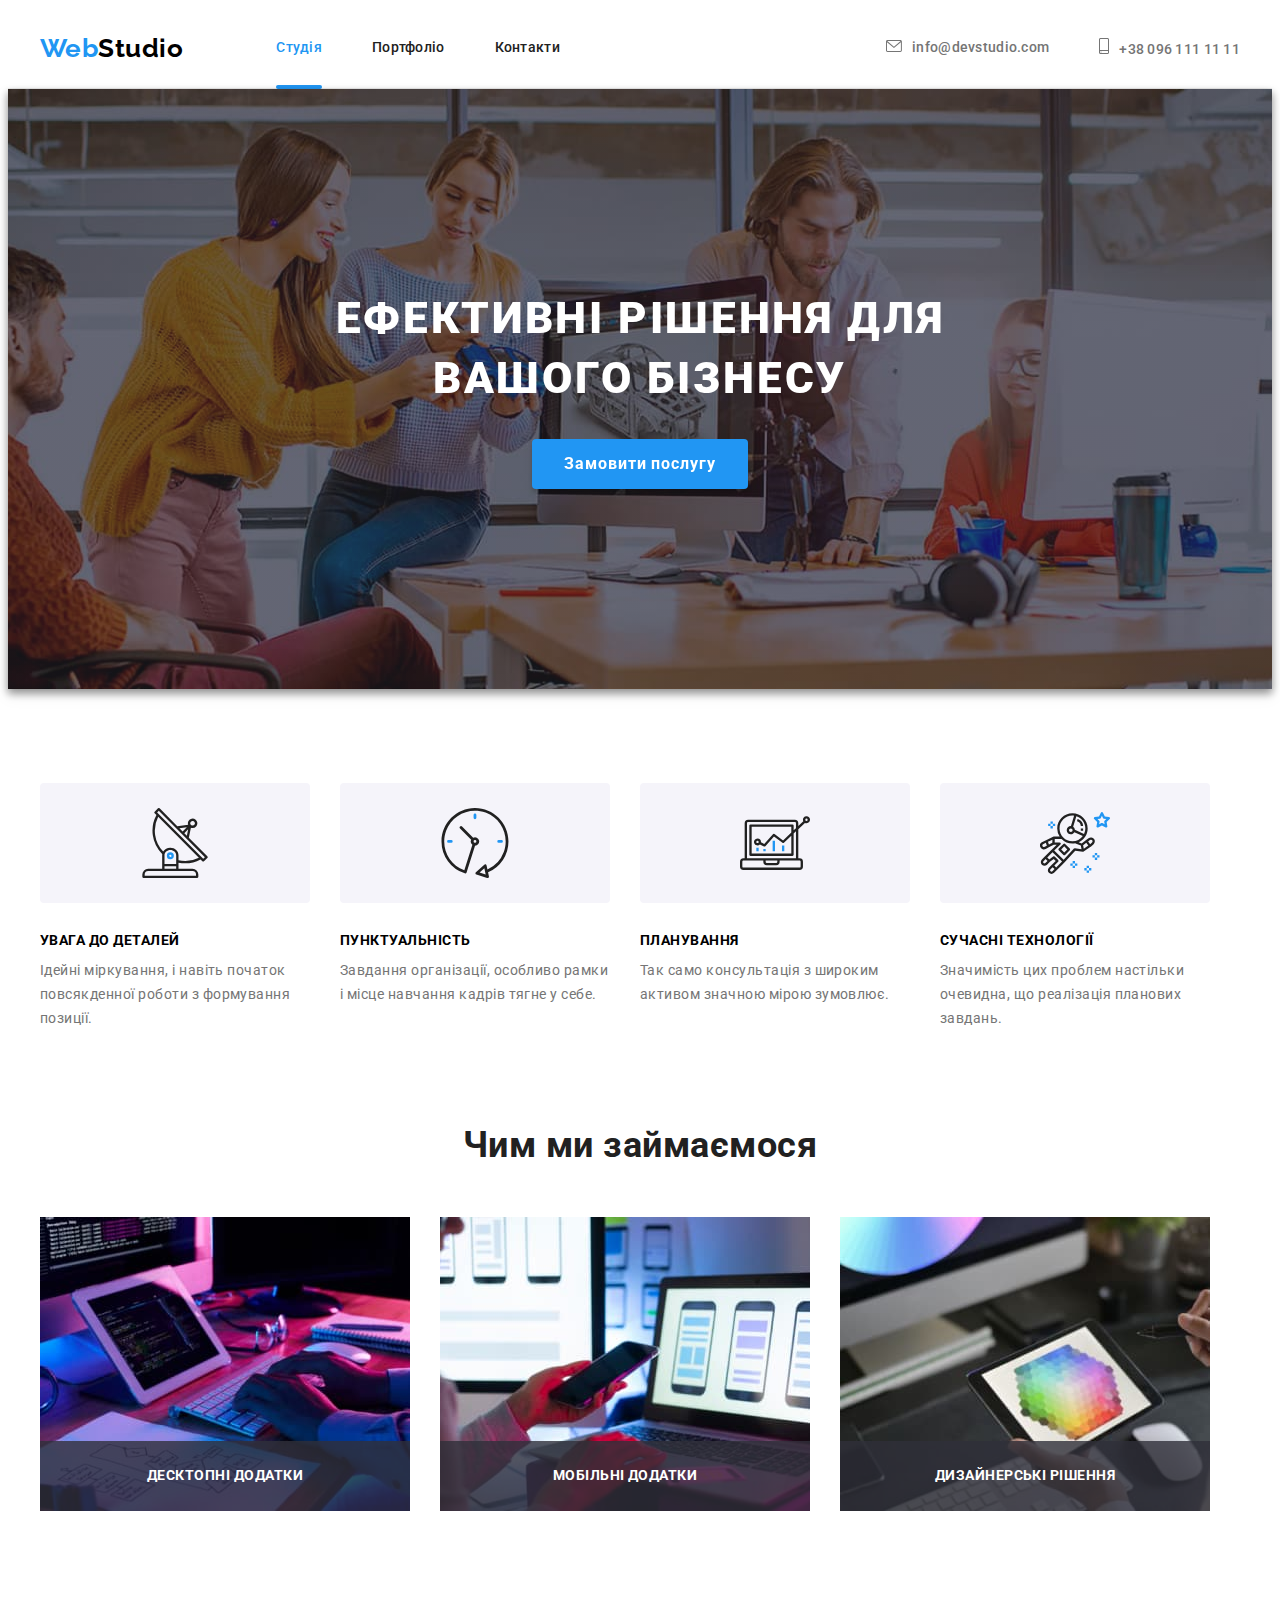
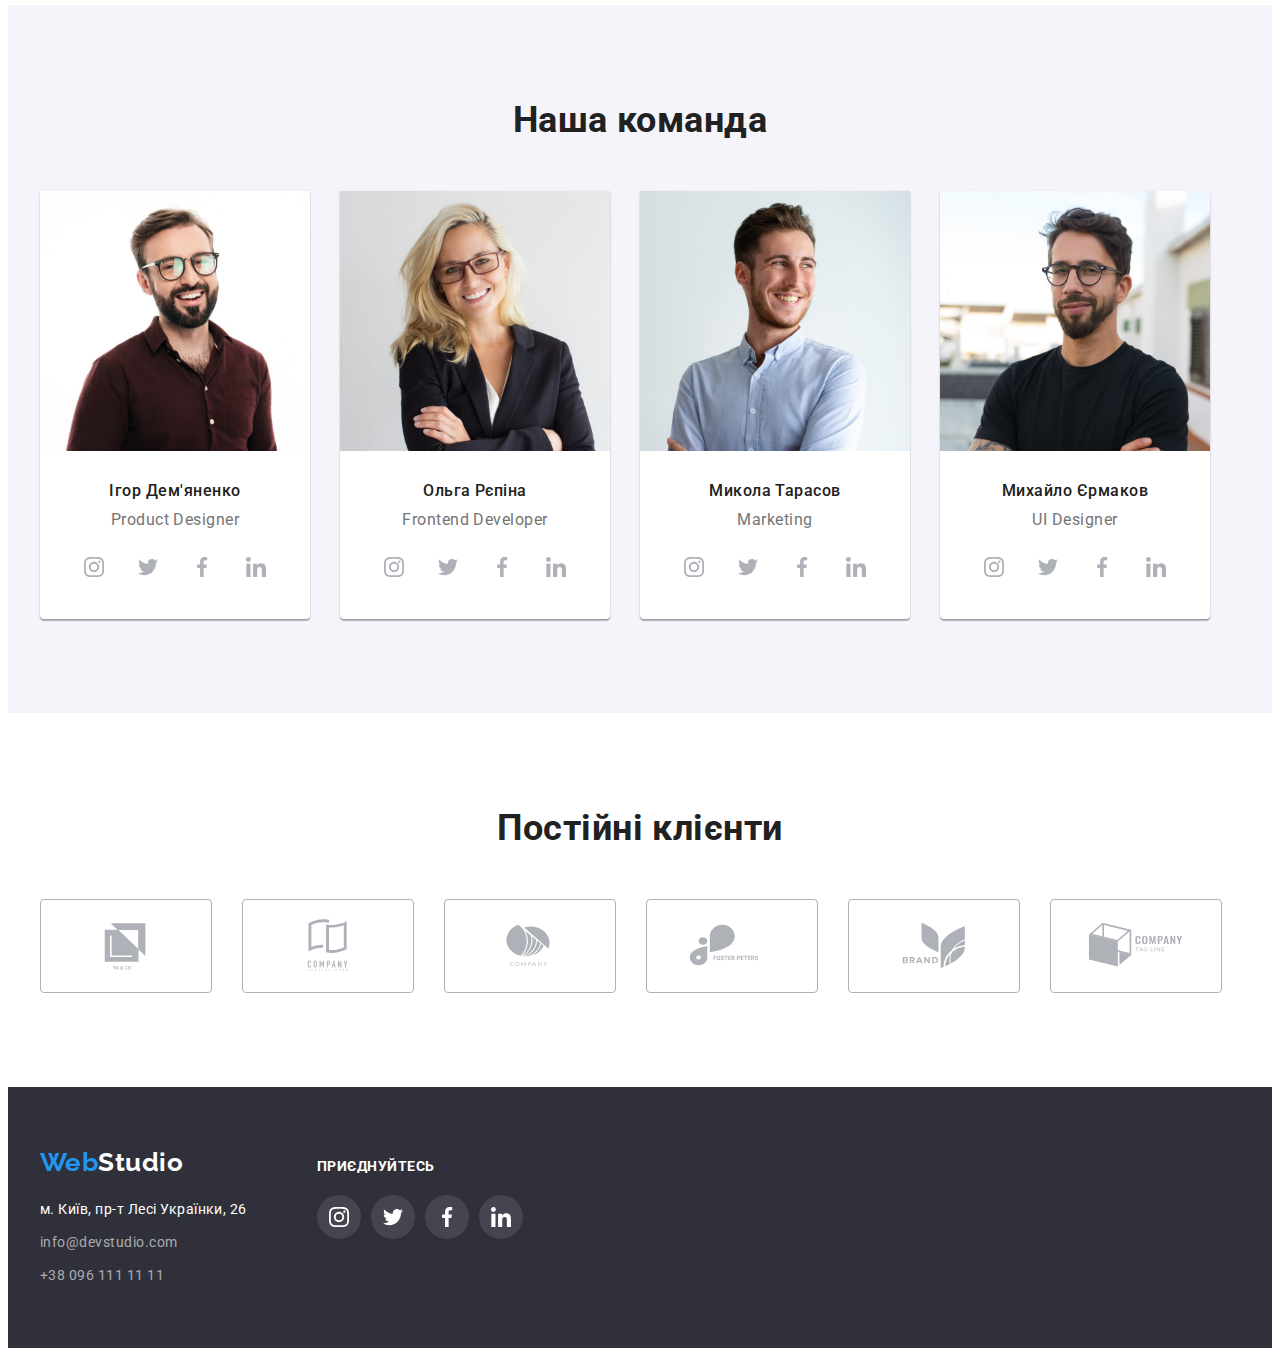
<file: index.html>
<!DOCTYPE html>
<html lang="uk">
  <head>
    <meta charset="UTF-8" />
    <meta http-equiv="X-UA-Compatible" content="IE=edge" />
    <meta name="viewport" content="width=device-width, initial-scale=1.0" />
    <title>Document</title>
    <link rel="preconnect" href="https://fonts.googleapis.com" />
    <link rel="preconnect" href="https://fonts.gstatic.com" crossorigin />
    <link
      href="https://fonts.googleapis.com/css2?family=Raleway:wght@700&family=Roboto:wght@400;500;700;900&display=swap"
      rel="stylesheet"
    />
    <link
      rel="stylesheet"
      href="https://cdnjs.cloudflare.com/ajax/libs/modern-normalize/1.1.0/modern-normalize.min.css"
      integrity="sha512-wpPYUAdjBVSE4KJnH1VR1HeZfpl1ub8YT/NKx4PuQ5NmX2tKuGu6U/JRp5y+Y8XG2tV+wKQpNHVUX03MfMFn9Q=="
      crossorigin="anonymous"
      referrerpolicy="no-referrer"
    />
    <link rel="stylesheet" href="./css/styles.css" />
  </head>
  <body>
    <!--Шапка сайту-->

    <header class="header">
      <div class="main-nav container">
        <nav class="nav">
          <a href="./index.html" class="logo link">
            Web<span class="logo-header">Studio</span>
          </a>

          <ul class="site-nav list">
            <li class="item">
              <a href="./index.html" class="link current">Студія</a>
            </li>
            <li class="item">
              <a href="./portfolio.html" class="link">Портфоліо</a>
            </li>
            <li class="item"><a href="" class="link">Контакти</a></li>
          </ul>
        </nav>
        <ul class="contacts list">
          <li class="header-mail item">
            <a href="mailto:info@devstudio.com" class="link"
              ><svg class="mail-icon" width="16" height="12">
                <use href="./images/icons.svg#icon-envelope"></use></svg
              >info@devstudio.com</a
            >
          </li>
          <li class="header-tel item">
            <a href="tel:+380961111111" class="link"
              ><svg class="phone-icon" width="10" height="16">
                <use href="./images/icons.svg#icon-smartphone"></use></svg
              >+38 096 111 11 11</a
            >
          </li>
        </ul>
      </div>
    </header>

    <main>
      <!--Герой-->
      <div>
        <section class="hero">
          <h1 class="hero-title">Ефективні рішення для вашого бізнесу</h1>
          <button type="button" class="hero-btn btn" data-modal-open>
            Замовити послугу
          </button>
        </section>
      </div>

      <!--Особливості-->

      <section class="section features">
        <div class="container">
          <h2 class="section-title visually-hidden">Особливості</h2>
          <ul class="features-list list">
            <li class="features-item">
              <div class="features-pic">
                <svg class="features-icon" width="70" height="70">
                  <use href="./images/icons.svg#icon-antenna"></use>
                </svg>
              </div>
              <h3 class="features-title">Увага до деталей</h3>
              <p class="features-desc">
                Ідейні міркування, і навіть початок повсякденної роботи з
                формування позиції.
              </p>
            </li>
            <li class="features-item">
              <div class="features-pic">
                <svg class="features-icon" width="70" height="70">
                  <use href="./images/icons.svg#icon-clock"></use>
                </svg>
              </div>
              <h3 class="features-title">Пунктуальність</h3>
              <p class="features-desc">
                Завдання організації, особливо рамки і місце навчання кадрів
                тягне у себе.
              </p>
            </li>
            <li class="features-item">
              <div class="features-pic">
                <svg class="features-icon" width="70" height="70">
                  <use href="./images/icons.svg#icon-diagram"></use>
                </svg>
              </div>
              <h3 class="features-title">Планування</h3>
              <p class="features-desc">
                Так само консультація з широким активом значною мірою зумовлює.
              </p>
            </li>
            <li class="features-item">
              <div class="features-pic">
                <svg class="features-icon" width="70" height="70">
                  <use href="./images/icons.svg#icon-astronaut"></use>
                </svg>
              </div>
              <h3 class="features-title">Сучасні технології</h3>
              <p class="features-desc">
                Значимість цих проблем настільки очевидна, що реалізація
                планових завдань.
              </p>
            </li>
          </ul>
        </div>
      </section>

      <!--Чим ми займаємось-->

      <section class="work section">
        <div class="container">
          <h2 class="section-title">Чим ми займаємося</h2>
          <ul class="work-list list">
            <li class="work-item">
              <a href="" class="work-link"
                ><div class="work-thumb">
                  <img
                    src="./images/box1.jpg"
                    alt="ПК"
                    width="370"
                    height="294"
                    class="work-img"
                  />
                  <div class="work-back">
                    <p class="work-title">Десктопні додатки</p>
                  </div>
                </div>
              </a>
            </li>
            <li class="work-item">
              <a href="" class="work-link"
                ><div class="work-thumb">
                  <img
                    src="./images/box2.jpg"
                    alt="Смартфон і ПК"
                    width="370"
                    height="294"
                    class="work-img"
                  />
                  <div class="work-back">
                    <p class="work-title">Мобільні додатки</p>
                  </div>
                </div>
              </a>
            </li>
            <li class="work-item">
              <a href="" class="work-link"
                ><div class="work-thumb">
                  <img
                    src="./images/box3.jpg"
                    alt="Палітра кольорів на планшеті"
                    width="370"
                    height="294"
                    class="work-img"
                  />
                  <div class="work-back">
                    <p class="work-title">Дизайнерські рішення</p>
                  </div>
                </div>
              </a>
            </li>
          </ul>
        </div>
      </section>

      <!--Наша команда-->

      <section class="section team">
        <div class="container">
          <h2 class="section-title">Наша команда</h2>
          <ul class="team-list list">
            <li class="team-card">
              <img
                src="./images/teamcard1.jpg"
                alt="Портрет Ігора Дем'яненка"
                width="270"
                height="260"
                class="team-img"
              />
              <div class="team-card-desc">
                <h3 class="team-title">Ігор Дем'яненко</h3>
                <p lang="en" class="team-profession">Product Designer</p>
                <ul class="list socials">
                  <li class="socials-item">
                    <a
                      class="socials-link"
                      href="https://instagram.com"
                      aria-label="Instagram icon"
                      target="_blank"
                      rel="noopener norefferer"
                    >
                      <svg class="socials-icon" width="20" height="20">
                        <use
                          href="./images/icons.svg#icon-instagram"
                        ></use></svg
                    ></a>
                  </li>
                  <li class="socials-item">
                    <a
                      class="socials-link"
                      href="https://twitter.com"
                      aria-label="Twitter icon"
                      target="_blank"
                      rel="noopener norefferer"
                      ><svg class="socials-icon" width="20" height="20">
                        <use href="./images/icons.svg#icon-twitter"></use></svg
                    ></a>
                  </li>
                  <li class="socials-item">
                    <a
                      class="socials-link"
                      href="https://facebook.com"
                      aria-label="Facebook icon"
                      target="_blank"
                      rel="noopener norefferer"
                      ><svg class="socials-icon" width="20" height="20">
                        <use href="./images/icons.svg#icon-facebook"></use></svg
                    ></a>
                  </li>
                  <li class="socials-item">
                    <a
                      class="socials-link"
                      href="https://linkedin.com"
                      aria-label="Linkedin icon"
                      target="_blank"
                      rel="noopener norefferer"
                      ><svg class="socials-icon" width="20" height="20">
                        <use href="./images/icons.svg#icon-linkedin"></use></svg
                    ></a>
                  </li>
                </ul>
              </div>
            </li>
            <li class="team-card">
              <img
                src="./images/teamcard2.jpg"
                alt="Портрет Ольги Рєпіної"
                width="270"
                height="260"
                class="team-img"
              />
              <div class="team-card-desc">
                <h3 class="team-title">Ольга Рєпіна</h3>
                <p lang="en" class="team-profession">Frontend Developer</p>
                <ul class="list socials">
                  <li class="socials-item">
                    <a
                      class="socials-link"
                      href="https://instagram.com"
                      aria-label="Instagram icon"
                      target="_blank"
                      rel="noopener norefferer"
                    >
                      <svg class="socials-icon" width="20" height="20">
                        <use
                          href="./images/icons.svg#icon-instagram"
                        ></use></svg
                    ></a>
                  </li>
                  <li class="socials-item">
                    <a
                      class="socials-link"
                      href="https://twitter.com"
                      aria-label="Twitter icon"
                      target="_blank"
                      rel="noopener norefferer"
                      ><svg class="socials-icon" width="20" height="20">
                        <use href="./images/icons.svg#icon-twitter"></use></svg
                    ></a>
                  </li>
                  <li class="socials-item">
                    <a
                      class="socials-link"
                      href="https://facebook.com"
                      aria-label="Facebook icon"
                      target="_blank"
                      rel="noopener norefferer"
                      ><svg class="socials-icon" width="20" height="20">
                        <use href="./images/icons.svg#icon-facebook"></use></svg
                    ></a>
                  </li>
                  <li class="socials-item">
                    <a
                      class="socials-link"
                      href="https://linkedin.com"
                      aria-label="Linkedin icon"
                      target="_blank"
                      rel="noopener norefferer"
                      ><svg class="socials-icon" width="20" height="20">
                        <use href="./images/icons.svg#icon-linkedin"></use></svg
                    ></a>
                  </li>
                </ul>
              </div>
            </li>
            <li class="team-card">
              <img
                src="./images/teamcard3.jpg"
                alt="Портрет Миколи Тарасова"
                width="270"
                height="260"
                class="team-img"
              />
              <div class="team-card-desc">
                <h3 class="team-title">Микола Тарасов</h3>
                <p lang="en" class="team-profession">Marketing</p>
                <ul class="list socials">
                  <li class="socials-item">
                    <a
                      class="socials-link"
                      href="https://instagram.com"
                      aria-label="Instagram icon"
                      target="_blank"
                      rel="noopener norefferer"
                    >
                      <svg class="socials-icon" width="20" height="20">
                        <use
                          href="./images/icons.svg#icon-instagram"
                        ></use></svg
                    ></a>
                  </li>
                  <li class="socials-item">
                    <a
                      class="socials-link"
                      href="https://twitter.com"
                      aria-label="Twitter icon"
                      target="_blank"
                      rel="noopener norefferer"
                      ><svg class="socials-icon" width="20" height="20">
                        <use href="./images/icons.svg#icon-twitter"></use></svg
                    ></a>
                  </li>
                  <li class="socials-item">
                    <a
                      class="socials-link"
                      href="https://facebook.com"
                      aria-label="Facebook icon"
                      target="_blank"
                      rel="noopener norefferer"
                      ><svg class="socials-icon" width="20" height="20">
                        <use href="./images/icons.svg#icon-facebook"></use></svg
                    ></a>
                  </li>
                  <li class="socials-item">
                    <a
                      class="socials-link"
                      href="https://linkedin.com"
                      aria-label="Linkedin icon"
                      target="_blank"
                      rel="noopener norefferer"
                      ><svg class="socials-icon" width="20" height="20">
                        <use href="./images/icons.svg#icon-linkedin"></use></svg
                    ></a>
                  </li>
                </ul>
              </div>
            </li>
            <li class="team-card">
              <img
                src="./images/teamcard4.jpg"
                alt="Портрет Михайла Єрмакова"
                width="270"
                height="260"
                class="team-img"
              />
              <div class="team-card-desc">
                <h3 class="team-title">Михайло Єрмаков</h3>
                <p lang="en" class="team-profession">UI Designer</p>
                <ul class="list socials">
                  <li class="socials-item">
                    <a
                      class="socials-link"
                      href="https://instagram.com"
                      aria-label="Instagram icon"
                      target="_blank"
                      rel="noopener norefferer"
                    >
                      <svg class="socials-icon" width="20" height="20">
                        <use
                          href="./images/icons.svg#icon-instagram"
                        ></use></svg
                    ></a>
                  </li>
                  <li class="socials-item">
                    <a
                      class="socials-link"
                      href="https://twitter.com"
                      aria-label="Twitter icon"
                      target="_blank"
                      rel="noopener norefferer"
                      ><svg class="socials-icon" width="20" height="20">
                        <use href="./images/icons.svg#icon-twitter"></use></svg
                    ></a>
                  </li>
                  <li class="socials-item">
                    <a
                      class="socials-link"
                      href="https://facebook.com"
                      aria-label="Facebook icon"
                      target="_blank"
                      rel="noopener norefferer"
                      ><svg class="socials-icon" width="20" height="20">
                        <use href="./images/icons.svg#icon-facebook"></use></svg
                    ></a>
                  </li>
                  <li class="socials-item">
                    <a
                      class="socials-link"
                      href="https://linkedin.com"
                      aria-label="Linkedin icon"
                      target="_blank"
                      rel="noopener norefferer"
                      ><svg class="socials-icon" width="20" height="20">
                        <use href="./images/icons.svg#icon-linkedin"></use></svg
                    ></a>
                  </li>
                </ul>
              </div>
            </li>
          </ul>
        </div>
      </section>
    </main>

    <!--Постійні клієнти-->

    <section class="section clients">
      <div class="container">
        <h2 class="section-title">Постійні клієнти</h2>
        <ul class="clients-list list">
          <li class="client-item">
            <a class="client-link link" href=""
              ><svg class="client-icon" width="106" height="60">
                <use href="./images/icons.svg#icon-client1"></use></svg
            ></a>
          </li>
          <li class="client-item">
            <a class="client-link link" href=""
              ><svg class="client-icon" width="106" height="60">
                <use href="./images/icons.svg#icon-client2"></use></svg
            ></a>
          </li>
          <li class="client-item">
            <a class="client-link link" href=""
              ><svg class="client-icon" width="106" height="60">
                <use href="./images/icons.svg#icon-client3"></use></svg
            ></a>
          </li>
          <li class="client-item">
            <a class="client-link link" href=""
              ><svg class="client-icon" width="106" height="60">
                <use href="./images/icons.svg#icon-client4"></use></svg
            ></a>
          </li>
          <li class="client-item">
            <a class="client-link link" href=""
              ><svg class="client-icon" width="106" height="60">
                <use href="./images/icons.svg#icon-client5"></use></svg
            ></a>
          </li>
          <li class="client-item">
            <a class="client-link link" href=""
              ><svg class="client-icon" width="106" height="60">
                <use href="./images/icons.svg#icon-client6"></use></svg
            ></a>
          </li>
        </ul>
      </div>
    </section>

    <!--Підвал-->

    <footer class="footer">
      <div class="container footer-container">
        <div class="content1">
          <a href="./index.html" class="logo link"
            >Web<span class="logo-footer">Studio</span>
          </a>
          <address class="footer-address">
            <ul class="list">
              <li class="footer-item">
                <a
                  href="https://goo.gl/maps/9gDY7bxWmbWzGsTu6"
                  class="footer-post link"
                  >м. Київ, пр-т Лесі Українки, 26</a
                ><br />
              </li>

              <li class="footer-item">
                <a href="mailto:info@devstudio.com" class="footer-contact link"
                  >info@devstudio.com</a
                ><br />
              </li>

              <li class="footer-item">
                <a href="tel:+380961111111" class="footer-contact link"
                  >+38 096 111 11 11</a
                >
              </li>
            </ul>
          </address>
        </div>
        <div class="content2">
          <p class="text">Приєднуйтесь</p>
          <ul class="list socials">
            <li class="socials-item">
              <a
                class="socials-link"
                href="https://instagram.com"
                aria-label="Instagram icon"
                target="_blank"
                rel="noopener norefferer"
              >
                <svg class="socials-icon" width="20" height="20">
                  <use href="./images/icons.svg#icon-instagram"></use></svg
              ></a>
            </li>
            <li class="socials-item">
              <a
                class="socials-link"
                href="https://twitter.com"
                aria-label="Twitter icon"
                target="_blank"
                rel="noopener norefferer"
                ><svg class="socials-icon" width="20" height="20">
                  <use href="./images/icons.svg#icon-twitter"></use></svg
              ></a>
            </li>
            <li class="socials-item">
              <a
                class="socials-link"
                href="https://facebook.com"
                aria-label="Facebook icon"
                target="_blank"
                rel="noopener norefferer"
                ><svg class="socials-icon" width="20" height="20">
                  <use href="./images/icons.svg#icon-facebook"></use></svg
              ></a>
            </li>
            <li class="socials-item">
              <a
                class="socials-link"
                href="https://linkedin.com"
                aria-label="Linkedin icon"
                target="_blank"
                rel="noopener norefferer"
                ><svg class="socials-icon" width="20" height="20">
                  <use href="./images/icons.svg#icon-linkedin"></use></svg
              ></a>
            </li>
          </ul>
        </div>
      </div>
    </footer>
    <div class="backdrop is-hidden" data-modal>
      <div class="modal">
        <button class="close-button" data-modal-close>
          <svg class="close-icon" width="18" height="18">
            <use href="./images/icons.svg#icon-close"></use>
          </svg>
        </button>
      </div>
    </div>
    <script src="./js/modal.js"></script>
  </body>
</html>
</file>
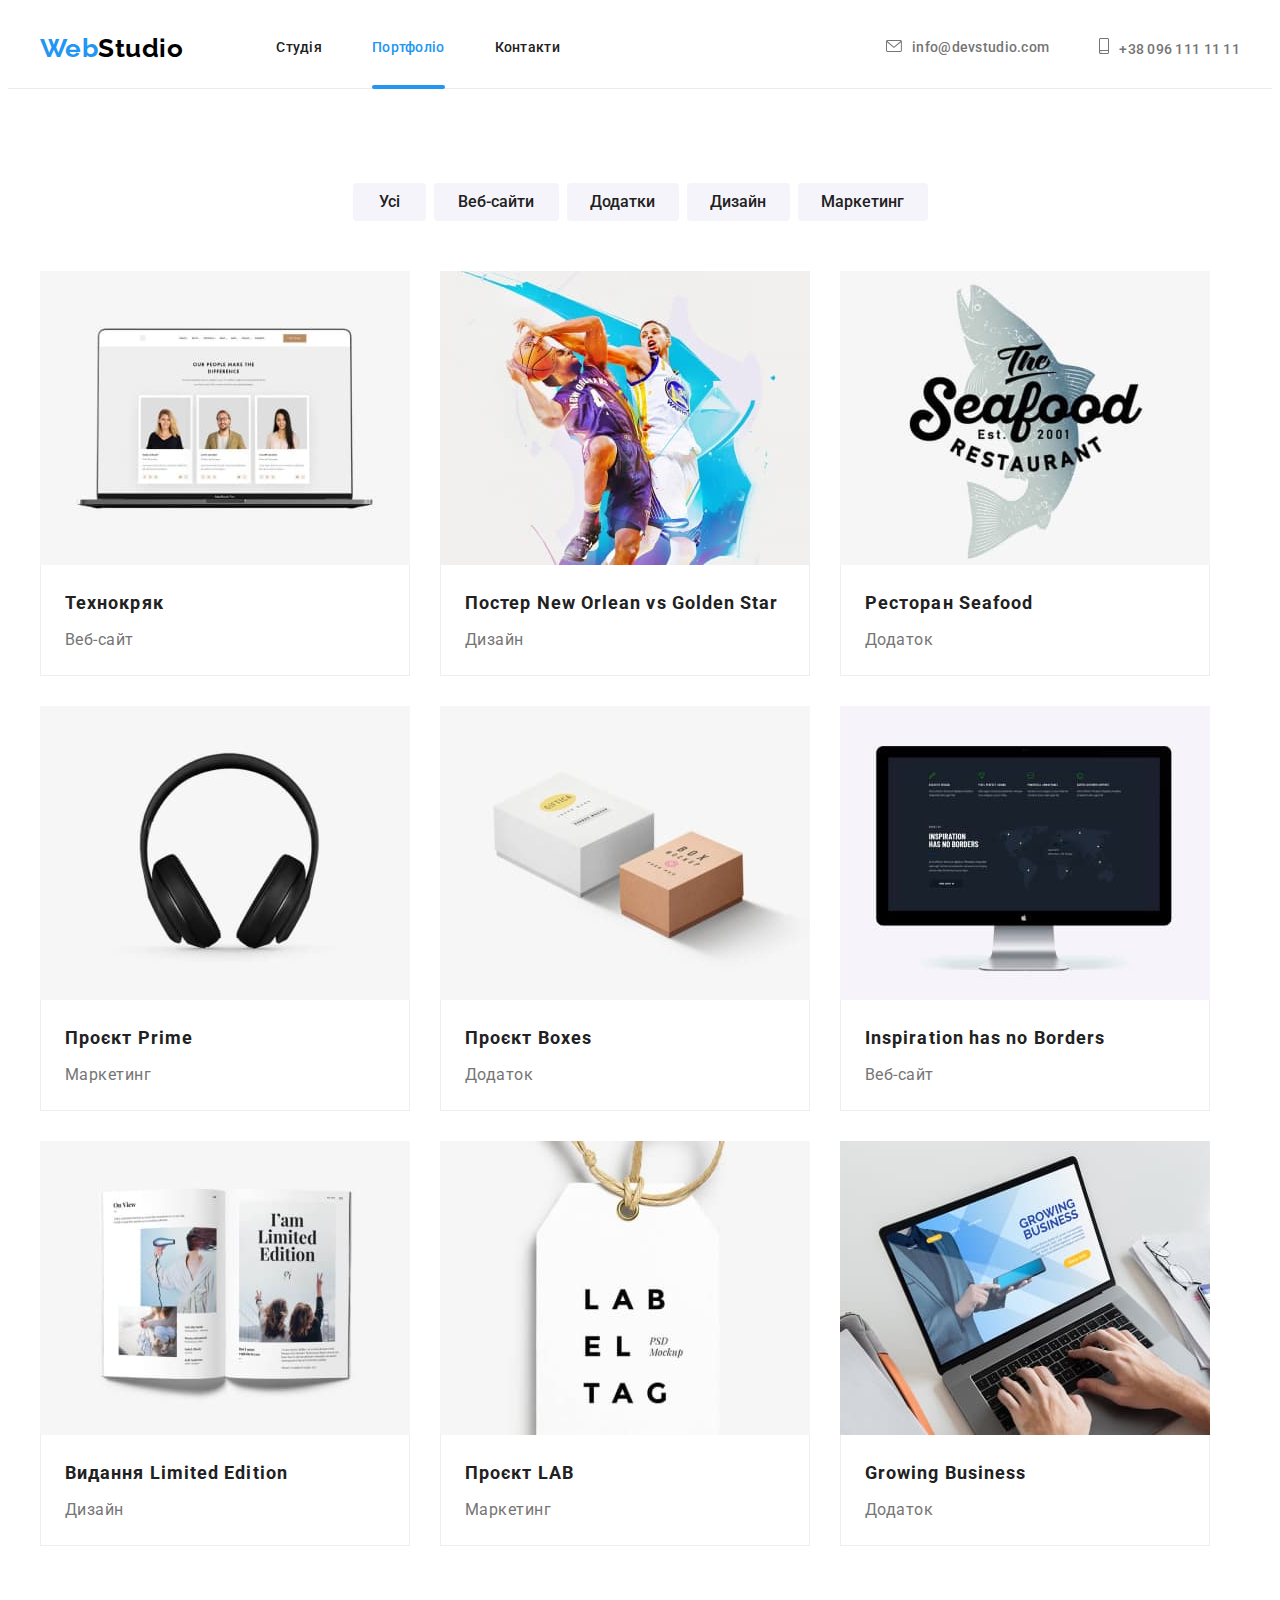
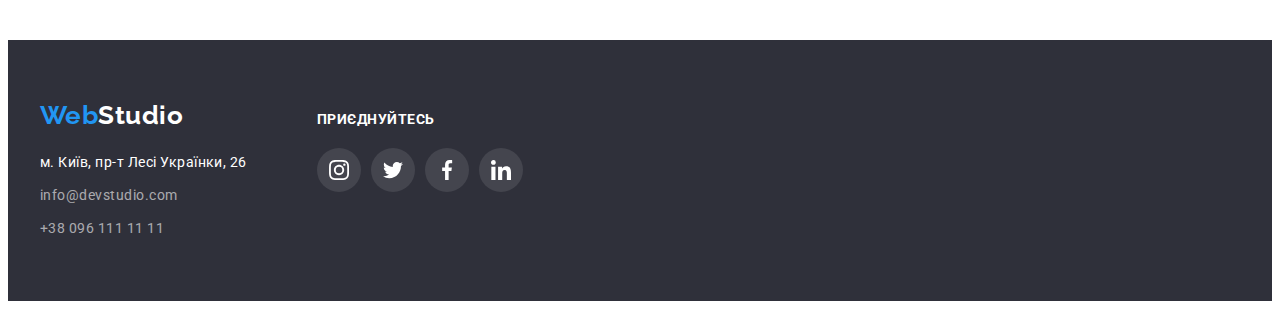
<file: portfolio.html>
<!DOCTYPE html>
<html lang="uk">
  <head>
    <meta charset="UTF-8" />
    <meta http-equiv="X-UA-Compatible" content="IE=edge" />
    <meta name="viewport" content="width=device-width, initial-scale=1.0" />
    <title>Document</title>
    <link rel="preconnect" href="https://fonts.googleapis.com" />
    <link rel="preconnect" href="https://fonts.gstatic.com" crossorigin />
    <link
      href="https://fonts.googleapis.com/css2?family=Raleway:wght@700&family=Roboto:wght@400;500;700;900&display=swap"
      rel="stylesheet"
    />
    <link
      rel="stylesheet"
      href="https://cdnjs.cloudflare.com/ajax/libs/modern-normalize/1.1.0/modern-normalize.min.css"
      integrity="sha512-wpPYUAdjBVSE4KJnH1VR1HeZfpl1ub8YT/NKx4PuQ5NmX2tKuGu6U/JRp5y+Y8XG2tV+wKQpNHVUX03MfMFn9Q=="
      crossorigin="anonymous"
      referrerpolicy="no-referrer"
    />
    <link rel="stylesheet" href="./css/styles.css" />
  </head>
  <body>
    <!--Шапка сайту-->

    <header class="header">
      <div class="main-nav container">
        <nav class="nav">
          <a href="./index.html" class="logo link">
            Web<span class="logo-header">Studio</span>
          </a>

          <ul class="site-nav list">
            <li class="item">
              <a href="./index.html" class="link">Студія</a>
            </li>
            <li class="item">
              <a href="./portfolio.html" class="link current">Портфоліо</a>
            </li>
            <li class="item"><a href="" class="link">Контакти</a></li>
          </ul>
        </nav>
        <ul class="contacts list">
          <li class="header-mail item">
            <a href="mailto:info@devstudio.com" class="link"
              ><svg class="mail-icon" width="16" height="12">
                <use href="./images/icons.svg#icon-envelope"></use></svg
              >info@devstudio.com</a
            >
          </li>
          <li class="header-tel item">
            <a href="tel:+380961111111" class="link"
              ><svg class="phone-icon" width="10" height="16">
                <use href="./images/icons.svg#icon-smartphone"></use></svg
              >+38 096 111 11 11</a
            >
          </li>
        </ul>
      </div>
    </header>

    <!--Портфоліо-->

    <main>
      <h1 class="visually-hidden">Портфоліо студії</h1>
      <section class="gallery section">
        <div class="container">
          <h2 class="visually-hidden">Галерея проєктів</h2>
          <ul class="filter-list list">
            <li class="filter-item">
              <button type="button" class="filter-btn btn all">Усі</button>
            </li>
            <li class="filter-item">
              <button type="button" class="filter-btn btn sites">
                Веб-сайти
              </button>
            </li>
            <li class="filter-item">
              <button type="button" class="filter-btn btn apps">Додатки</button>
            </li>
            <li class="filter-item">
              <button type="button" class="filter-btn btn design">
                Дизайн
              </button>
            </li>
            <li class="filter-item">
              <button type="button" class="filter-btn btn marketing">
                Маркетинг
              </button>
            </li>
          </ul>

          <ul class="projects-list list">
            <li class="project-item">
              <a href="" class="project-link link">
                <div class="project-thumb">
                  <img
                    src="./images/project1.jpg"
                    alt="Зображення проєкту"
                    width="370"
                    height="294"
                    class="project-img"
                  />
                  <div class="project-overlay">
                    <p class="overlay-text">
                      Ресурс пропонує комплексні пропозиції з різним рівнем
                      функціоналу та сервісів. Все це дозволить відвідувачу
                      отримати вичерпні відомості про компанію чи приватну
                      особу.
                    </p>
                  </div>
                </div>
                <div class="project-text">
                  <h3 class="project-title">Технокряк</h3>
                  <p class="project-desc">Веб-сайт</p>
                </div></a
              >
            </li>
            <li class="project-item">
              <a href="" class="project-link link">
                <div class="project-thumb">
                  <img
                    src="./images/project2.jpg"
                    alt="Зображення проєкту"
                    width="370"
                    height="294"
                    class="project-img"
                  />
                  <div class="project-overlay">
                    <p class="overlay-text">
                      Ресурс пропонує комплексні пропозиції з різним рівнем
                      функціоналу та сервісів. Все це дозволить відвідувачу
                      отримати вичерпні відомості про компанію чи приватну
                      особу.
                    </p>
                  </div>
                </div>
                <div class="project-text">
                  <h3 class="project-title">
                    Постер <span lang="en">New Orlean vs Golden Star</span>
                  </h3>
                  <p class="project-desc">Дизайн</p>
                </div></a
              >
            </li>
            <li class="project-item">
              <a href="" class="project-link link">
                <div class="project-thumb">
                  <img
                    src="./images/project3.jpg"
                    alt="Зображення проєкту"
                    width="370"
                    height="294"
                    class="project-img"
                  />
                  <div class="project-overlay">
                    <p class="overlay-text">
                      Ресурс пропонує комплексні пропозиції з різним рівнем
                      функціоналу та сервісів. Все це дозволить відвідувачу
                      отримати вичерпні відомості про компанію чи приватну
                      особу.
                    </p>
                  </div>
                </div>
                <div class="project-text">
                  <h3 class="project-title">
                    Ресторан <span lang="en">Seafood</span>
                  </h3>
                  <p class="project-desc">Додаток</p>
                </div></a
              >
            </li>
            <li class="project-item">
              <a href="" class="project-link link">
                <div class="project-thumb">
                  <img
                    src="./images/project4.jpg"
                    alt="Зображення проєкту"
                    width="370"
                    height="294"
                    class="project-img"
                  />
                  <div class="project-overlay">
                    <p class="overlay-text">
                      Ресурс пропонує комплексні пропозиції з різним рівнем
                      функціоналу та сервісів. Все це дозволить відвідувачу
                      отримати вичерпні відомості про компанію чи приватну
                      особу.
                    </p>
                  </div>
                </div>
                <div class="project-text">
                  <h3 class="project-title">
                    Проєкт <span lang="en">Prime</span>
                  </h3>
                  <p class="project-desc">Маркетинг</p>
                </div></a
              >
            </li>
            <li class="project-item">
              <a href="" class="project-link link">
                <div class="project-thumb">
                  <img
                    src="./images/project5.jpg"
                    alt="Зображення проєкту"
                    width="370"
                    height="294"
                    class="project-img"
                  />
                  <div class="project-overlay">
                    <p class="overlay-text">
                      Ресурс пропонує комплексні пропозиції з різним рівнем
                      функціоналу та сервісів. Все це дозволить відвідувачу
                      отримати вичерпні відомості про компанію чи приватну
                      особу.
                    </p>
                  </div>
                </div>
                <div class="project-text">
                  <h3 class="project-title">
                    Проєкт <span lang="en">Boxes</span>
                  </h3>
                  <p class="project-desc">Додаток</p>
                </div></a
              >
            </li>
            <li class="project-item">
              <a href="" class="project-link link">
                <div class="project-thumb">
                  <img
                    src="./images/project6.jpg"
                    alt="Зображення проєкту"
                    width="370"
                    height="294"
                    class="project-img"
                  />
                  <div class="project-overlay">
                    <p class="overlay-text">
                      Ресурс пропонує комплексні пропозиції з різним рівнем
                      функціоналу та сервісів. Все це дозволить відвідувачу
                      отримати вичерпні відомості про компанію чи приватну
                      особу.
                    </p>
                  </div>
                </div>
                <div class="project-text">
                  <h3 lang="en" class="project-title">
                    Inspiration has no Borders
                  </h3>
                  <p class="project-desc">Веб-сайт</p>
                </div></a
              >
            </li>
            <li class="project-item">
              <a href="" class="project-link link">
                <div class="project-thumb">
                  <img
                    src="./images/project7.jpg"
                    alt="Зображення проєкту"
                    width="370"
                    height="294"
                    class="project-img"
                  />
                  <div class="project-overlay">
                    <p class="overlay-text">
                      Ресурс пропонує комплексні пропозиції з різним рівнем
                      функціоналу та сервісів. Все це дозволить відвідувачу
                      отримати вичерпні відомості про компанію чи приватну
                      особу.
                    </p>
                  </div>
                </div>
                <div class="project-text">
                  <h3 class="project-title">
                    Видання <span lang="en">Limited Edition</span>
                  </h3>
                  <p class="project-desc">Дизайн</p>
                </div></a
              >
            </li>
            <li class="project-item">
              <a href="" class="project-link link"
                ><div class="project-thumb">
                  <img
                    src="./images/project8.jpg"
                    alt="Зображення проєкту"
                    width="370"
                    height="294"
                    class="project-img"
                  />
                  <div class="project-overlay">
                    <p class="overlay-text">
                      Ресурс пропонує комплексні пропозиції з різним рівнем
                      функціоналу та сервісів. Все це дозволить відвідувачу
                      отримати вичерпні відомості про компанію чи приватну
                      особу.
                    </p>
                  </div>
                </div>
                <div class="project-text">
                  <h3 class="project-title">Проєкт LAB</h3>
                  <p class="project-desc">Маркетинг</p>
                </div></a
              >
            </li>
            <li class="project-item">
              <a href="" class="project-link link">
                <div class="project-thumb">
                  <img
                    src="./images/project9.jpg"
                    alt="Зображення проєкту"
                    width="370"
                    height="294"
                    class="project-img"
                  />
                  <div class="project-overlay">
                    <p class="overlay-text">
                      Ресурс пропонує комплексні пропозиції з різним рівнем
                      функціоналу та сервісів. Все це дозволить відвідувачу
                      отримати вичерпні відомості про компанію чи приватну
                      особу.
                    </p>
                  </div>
                </div>
                <div class="project-text">
                  <h3 lang="en" class="project-title">Growing Business</h3>
                  <p class="project-desc">Додаток</p>
                </div></a
              >
            </li>
          </ul>
        </div>
      </section>
    </main>

    <!--Підвал-->

    <footer class="footer">
      <div class="container footer-container">
        <div class="content1">
          <a href="./index.html" class="logo link"
            >Web<span class="logo-footer">Studio</span>
          </a>
          <address class="footer-address">
            <ul class="list">
              <li class="footer-item">
                <a
                  href="https://goo.gl/maps/9gDY7bxWmbWzGsTu6"
                  class="footer-post link"
                  >м. Київ, пр-т Лесі Українки, 26</a
                ><br />
              </li>

              <li class="footer-item">
                <a href="mailto:info@devstudio.com" class="footer-contact link"
                  >info@devstudio.com</a
                ><br />
              </li>

              <li class="footer-item">
                <a href="tel:+380961111111" class="footer-contact link"
                  >+38 096 111 11 11</a
                >
              </li>
            </ul>
          </address>
        </div>
        <div class="content2">
          <p class="text">Приєднуйтесь</p>
          <ul class="list socials">
            <li class="socials-item">
              <a
                class="socials-link"
                href="https://instagram.com"
                aria-label="Instagram icon"
                target="_blank"
                rel="noopener norefferer"
              >
                <svg class="socials-icon" width="20" height="20">
                  <use href="./images/icons.svg#icon-instagram"></use></svg
              ></a>
            </li>
            <li class="socials-item">
              <a
                class="socials-link"
                href="https://twitter.com"
                aria-label="Twitter icon"
                target="_blank"
                rel="noopener norefferer"
                ><svg class="socials-icon" width="20" height="20">
                  <use href="./images/icons.svg#icon-twitter"></use></svg
              ></a>
            </li>
            <li class="socials-item">
              <a
                class="socials-link"
                href="https://facebook.com"
                aria-label="Facebook icon"
                target="_blank"
                rel="noopener norefferer"
                ><svg class="socials-icon" width="20" height="20">
                  <use href="./images/icons.svg#icon-facebook"></use></svg
              ></a>
            </li>
            <li class="socials-item">
              <a
                class="socials-link"
                href="https://linkedin.com"
                aria-label="Linkedin icon"
                target="_blank"
                rel="noopener norefferer"
                ><svg class="socials-icon" width="20" height="20">
                  <use href="./images/icons.svg#icon-linkedin"></use></svg
              ></a>
            </li>
          </ul>
        </div>
      </div>
    </footer>
  </body>
</html>
</file>
<file: css/styles.css>
:root {
  /*----colors---*/
  --primary-text-color: #212121;
  --secondary-text-color: #757575;
  --accent-color: #2196f3;
  --logo-color: #000000;
  --footer-contact-color: rgba(255, 255, 255, 0.6);
  --primary-bgc: #ffffff;
  --secondary-bgc: #f5f4fa;
  --hero-bgc: #2f303a;
  --footer-bgc: #2f303a;
  --hero-btn-active-color: #188ce8;
  --icon-color: #afb1b8;
  /*----animations----*/
  --timing-function: 250ms cubic-bezier(0.4, 0, 0.2, 1);
}

body {
  background-color: var(--primary-bgc);
  font-family: "Roboto", sans-serif;
  letter-spacing: 0.03em;
}

/*--------reset-----------*/
h1,
h2,
h3,
h4,
h5,
h6,
p {
  margin: 0;
}
.link {
  text-decoration: none;
}
.list {
  list-style: none;
  margin: 0;
  padding: 0;
}

img {
  display: block;
}

.btn {
  font-family: inherit;
  cursor: pointer;
  border: none;
  text-align: center;
  border-radius: 4px;
}

.visually-hidden {
  position: absolute;
  white-space: nowrap;
  width: 1px;
  height: 1px;
  overflow: hidden;
  border: 0;
  padding: 0;
  clip: rect(0 0 0 0);
  clip-path: inset(50%);
  margin: -1px;
}

.container {
  width: 1200px;
  padding-right: 15px;
  padding-left: 15px;
  margin-right: auto;
  margin-left: auto;
}

/*---------------site nav---------------*/
.header {
  border-bottom: 1px solid #ececec;
}

.main-nav {
  display: flex;
  align-items: center;
}

.nav {
  display: flex;
  align-items: center;
}
.logo {
  font-family: "Raleway", sans-serif;
  font-weight: 700;
  font-size: 26px;
  line-height: 1.19;
  color: var(--accent-color);
}

.logo-header {
  color: var(--logo-color);
}
.site-nav {
  display: flex;
  margin-left: 93px;
}

.site-nav .item:not(last-child) {
  margin-right: 50px;
}
.site-nav .link {
  display: block;
  padding-top: 32px;
  padding-bottom: 32px;
  font-weight: 500;
  font-size: 14px;
  line-height: 1.14;
  letter-spacing: 0.02em;
  color: var(--primary-text-color);
  transition: color var(--timing-function);
}

.site-nav .link.current {
  position: relative;
  color: var(--accent-color);
}

.site-nav .link:hover,
.site-nav .link:focus {
  color: var(--accent-color);
}

.current::after {
  content: "";
  position: absolute;
  left: 0;
  bottom: -1px;
  width: 100%;
  height: 4px;
  border-radius: 2px;
  background-color: var(--accent-color);
}

.contacts {
  display: flex;
  margin-left: auto;
  align-items: center;
}
.contacts .item + .item {
  margin-left: 50px;
}
.contacts .link {
  display: flex;
  align-items: baseline;
  gap: 10px;
  font-weight: 500;
  font-size: 14px;
  line-height: 1.14;
  letter-spacing: 0.02em;
  color: var(--secondary-text-color);
  transition: color var(--timing-function);
}

.contacts .link:hover,
.contacts .link:focus {
  color: var(--accent-color);
}
.mail-icon,
.phone-icon {
  fill: currentColor;
}

/*-----------------hero--------------*/

.hero {
  padding-top: 200px;
  padding-bottom: 200px;
  max-width: 1600px;
  max-height: 600px;
  margin-left: auto;
  margin-right: auto;
  background-color: var(--hero-bgc);
  background-image: linear-gradient(
      rgba(47, 48, 58, 0.4),
      rgba(47, 48, 58, 0.4)
    ),
    url(../images/hero.jpg);
  background-repeat: no-repeat;
  background-position: center;
  background-size: cover;
  filter: drop-shadow(0px 4px 4px rgba(0, 0, 0, 0.25))
    drop-shadow(0px 4px 4px rgba(0, 0, 0, 0.25));
}

.hero-title {
  margin-bottom: 30px;
  margin-left: auto;
  margin-right: auto;
  width: 696px;
  font-weight: 900;
  font-size: 44px;
  line-height: 1.36;
  letter-spacing: 0.06em;
  text-align: center;
  text-transform: uppercase;
  color: var(--primary-bgc);
}
.hero-btn {
  padding: 10px 32px;
  margin-left: auto;
  margin-right: auto;
  min-width: 216px;
  min-height: 50px;
  font-weight: 700;
  font-size: 16px;
  line-height: 1.88;
  display: flex;
  align-items: center;
  letter-spacing: 0.06em;
  background-color: var(--accent-color);
  color: var(--primary-bgc);
  box-shadow: 0px 4px 4px rgba(0, 0, 0, 0.15);
  transition: background var(--timing-function);
}
.hero-btn:hover,
.hero-btn:focus {
  background: var(--hero-btn-active-color);
}

.backdrop {
  position: fixed;
  top: 0;
  left: 0;
  width: 100%;
  height: 100%;
  background-color: rgba(0, 0, 0, 0.2);
  opacity: 1;
  transition: opacity var(--timing-function), visibility var(--timing-function);
}

.backdrop.is-hidden {
  visibility: hidden;
  opacity: 0;
  pointer-events: none;
}

.modal {
  position: absolute;
  top: 50%;
  left: 50%;
  transform: translate(-50%, -50%) scale(1);
  transition: transform var(--timing-function);

  width: 528px;
  min-height: 581px;

  background: #ffffff;
  box-shadow: 0px 1px 3px rgba(0, 0, 0, 0.12), 0px 1px 1px rgba(0, 0, 0, 0.14),
    0px 2px 1px rgba(0, 0, 0, 0.2);
  border-radius: 4px;
}
.backdrop.is-hidden .modal {
  transform: translate(-50%, -70%) scale(1.1);
}
.close-button {
  position: absolute;
  top: 8px;
  right: 8px;
  display: flex;
  justify-content: center;
  align-items: center;
  cursor: pointer;

  width: 30px;
  height: 30px;
  background: #ffffff;
  border: 1px solid rgba(0, 0, 0, 0.1);
  border-radius: 50%;
}

/*-------------Section--------------*/
.section {
  padding-top: 94px;
  padding-bottom: 94px;
}

.section-title {
  margin-bottom: 50px;

  font-size: 36px;
  line-height: 1.17;
  text-align: center;
  color: var(--primary-text-color);
}

/*---------------Особливості---------------*/
.features {
  padding-bottom: 0;
}

.features-list {
  display: flex;
}

.features-item {
  width: 270px;
}

.features-item:not(:last-child) {
  margin-right: 30px;
}
.features-pic {
  display: flex;
  justify-content: center;
  align-items: center;
  height: 120px;
  margin-bottom: 30px;
  background: var(--secondary-bgc);
  border-radius: 4px;
}

.features-title {
  margin-bottom: 10px;

  font-size: 14px;
  line-height: 1.14;
  text-transform: uppercase;
}
.features-desc {
  font-size: 14px;
  line-height: 1.71;
  color: var(--secondary-text-color);
}

/*--------------Чим ми займаємось------------------*/

.work-list {
  display: flex;
}

.work-item:not(:last-child) {
  margin-right: 30px;
}
.work-thumb {
  position: relative;
}
.work-back {
  position: absolute;
  bottom: 0;
  left: 0;
  width: 100%;
  height: 70px;
  background: rgba(47, 48, 58, 0.8);
}
.work-title {
  padding: 27px 0;
  font-weight: 700;
  font-size: 14px;
  line-height: 1.14;
  text-align: center;
  text-transform: uppercase;
  color: var(--primary-bgc);
}

/*--------------------Наша команда-----------------*/
.team {
  background-color: var(--secondary-bgc);
}

.team-list {
  display: flex;
}
.team-card {
  padding-bottom: 30px;
  width: 270px;
  background-color: var(--primary-bgc);
  box-shadow: 0px 1px 3px rgba(0, 0, 0, 0.12), 0px 1px 1px rgba(0, 0, 0, 0.14),
    0px 2px 1px rgba(0, 0, 0, 0.2);
  border-radius: 0px 0px 4px 4px;
}

.team-card:not(:last-child) {
  margin-right: 30px;
}

.team-card-desc {
  padding: 30px 0 0;
}

.team-title {
  margin-bottom: 10px;
  font-weight: 500;
  font-size: 16px;
  line-height: 1.19;
  text-align: center;
  color: var(--primary-text-color);
}
.team-profession {
  margin-bottom: 16px;
  font-size: 16px;
  line-height: 1.19;
  text-align: center;
  color: var(--secondary-text-color);
}
.socials {
  display: flex;
  justify-content: center;
  align-items: center;
  gap: 10px;
}
.socials-link {
  display: flex;
  justify-content: center;
  align-items: center;
  width: 44px;
  height: 44px;
  border-radius: 50%;
  color: var(--icon-color);
  transition: color var(--timing-function),
    background-color var(--timing-function);
}

.socials-link:hover,
.socials-link:focus {
  background-color: var(--accent-color);
  color: var(--primary-bgc);
}
.socials-icon {
  fill: currentColor;
}

/*--------------------Постійні клієнти-----------------*/

.clients-list {
  display: flex;
}

.client-link {
  display: flex;
  justify-content: center;
  align-items: center;
  width: 170px;
  height: 92px;
  border: 1px solid #afb1b8;
  border-radius: 4px;
  color: var(--icon-color);
  transition: color var(--timing-function), border-color var(--timing-function);
}
.client-item:not(last-child) {
  margin-right: 30px;
}

.client-link:hover,
.client-link:focus {
  border-color: var(--accent-color);
  color: var(--accent-color);
}

.client-icon {
  fill: currentColor;
}

/*---------------------Підвал----------------*/

.footer {
  padding-top: 60px;
  padding-bottom: 60px;
  background-color: var(--footer-bgc);
}
.footer-container {
  display: flex;
  gap: 70px;
  align-items: baseline;
}
.logo-footer {
  color: var(--primary-bgc);
}
.footer-address {
  margin-top: 20px;
  font-style: normal;
  font-size: 14px;
  line-height: 1.71;
}
.footer-item:not(:last-child) {
  margin-bottom: 9px;
}
.footer-post {
  color: var(--primary-bgc);
  transition: color var(--timing-function);
}
.footer-contact {
  color: var(--footer-contact-color);
  transition: color var(--timing-function);
}

.footer-post:hover,
.footer-post:focus,
.footer-contact:hover,
.footer-contact:focus {
  color: var(--accent-color);
}
.footer .text {
  margin-bottom: 20px;
  font-weight: 700;
  font-size: 14px;
  line-height: 1.14;
  text-transform: uppercase;

  color: var(--primary-bgc);
}
.footer .socials-link {
  background-color: rgba(255, 255, 255, 0.1);
  color: var(--primary-bgc);
  transition: background-color var(--timing-function);
}
.footer .socials-link:hover,
.footer .socials-link:focus {
  background-color: var(--accent-color);
}

/*---------------Сторінка Портфоліо-----------------*/

/*-------------------Фільтр---------------------*/
.filter-list {
  display: flex;
  padding-bottom: 16px;
  margin-bottom: 34px;
  justify-content: center;
}
.filter-item:not(:last-child) {
  margin-right: 8px;
}
.filter-btn {
  min-height: 38px;
  font-weight: 500;
  font-size: 16px;
  line-height: 1.62;
  color: var(--primary-text-color);
  background: var(--secondary-bgc);
  transition: color var(--timing-function),
    background-color var(--timing-function), box-shadow var(--timing-function);
}

.filter-btn:hover,
.filter-btn:focus {
  background-color: var(--accent-color);
  color: var(--primary-bgc);
  box-shadow: 0px 3px 1px rgba(0, 0, 0, 0.1), 0px 1px 2px rgba(0, 0, 0, 0.08),
    0px 2px 2px rgba(0, 0, 0, 0.12);
}

.all {
  min-width: 73px;
}
.sites {
  min-width: 125px;
}
.apps {
  min-width: 112px;
}
.design {
  min-width: 103px;
}
.marketing {
  min-width: 130px;
}
/*----------------Галерея проєктів-------------------*/

.projects-list {
  display: flex;
  flex-wrap: wrap;
}
.project-item {
  width: 370px;
  transition: box-shadow var(--timing-function);
}
.project-item:hover {
  box-shadow: 0px 1px 1px rgba(0, 0, 0, 0.12), 0px 4px 4px rgba(0, 0, 0, 0.06),
    1px 4px 6px rgba(0, 0, 0, 0.16);
}

.project-item:not(:nth-child(3n)) {
  margin-right: 30px;
}

.project-item:not(:nth-last-child(-n + 3)) {
  margin-bottom: 30px;
}
.project-thumb {
  position: relative;

  overflow: hidden;
}
.project-overlay {
  position: absolute;
  top: 0;
  left: 0;
  width: 100%;
  height: 100%;
  padding: 63px 24px;
  background-color: rgba(33, 150, 243, 0.9);
  opacity: 0;
  transform: translateY(100%);
  transition: transform var(--timing-function), opacity var(--timing-function);
}
.project-link:hover .project-overlay {
  transform: translateY(0);
  opacity: 1;
}
.overlay-text {
  font-size: 18px;
  line-height: 1.56;
  color: var(--primary-bgc);
}

.project-text {
  padding: 20px 24px;
  border-bottom: 1px solid #eeeeee;
  border-left: 1px solid #eeeeee;
  border-right: 1px solid #eeeeee;
}
.project-title {
  margin-bottom: 4px;

  font-size: 18px;
  line-height: 2;
  letter-spacing: 0.06em;
  color: var(--primary-text-color);
}
.project-desc {
  font-size: 16px;
  line-height: 1.88;
  color: var(--secondary-text-color);
}
</file>
